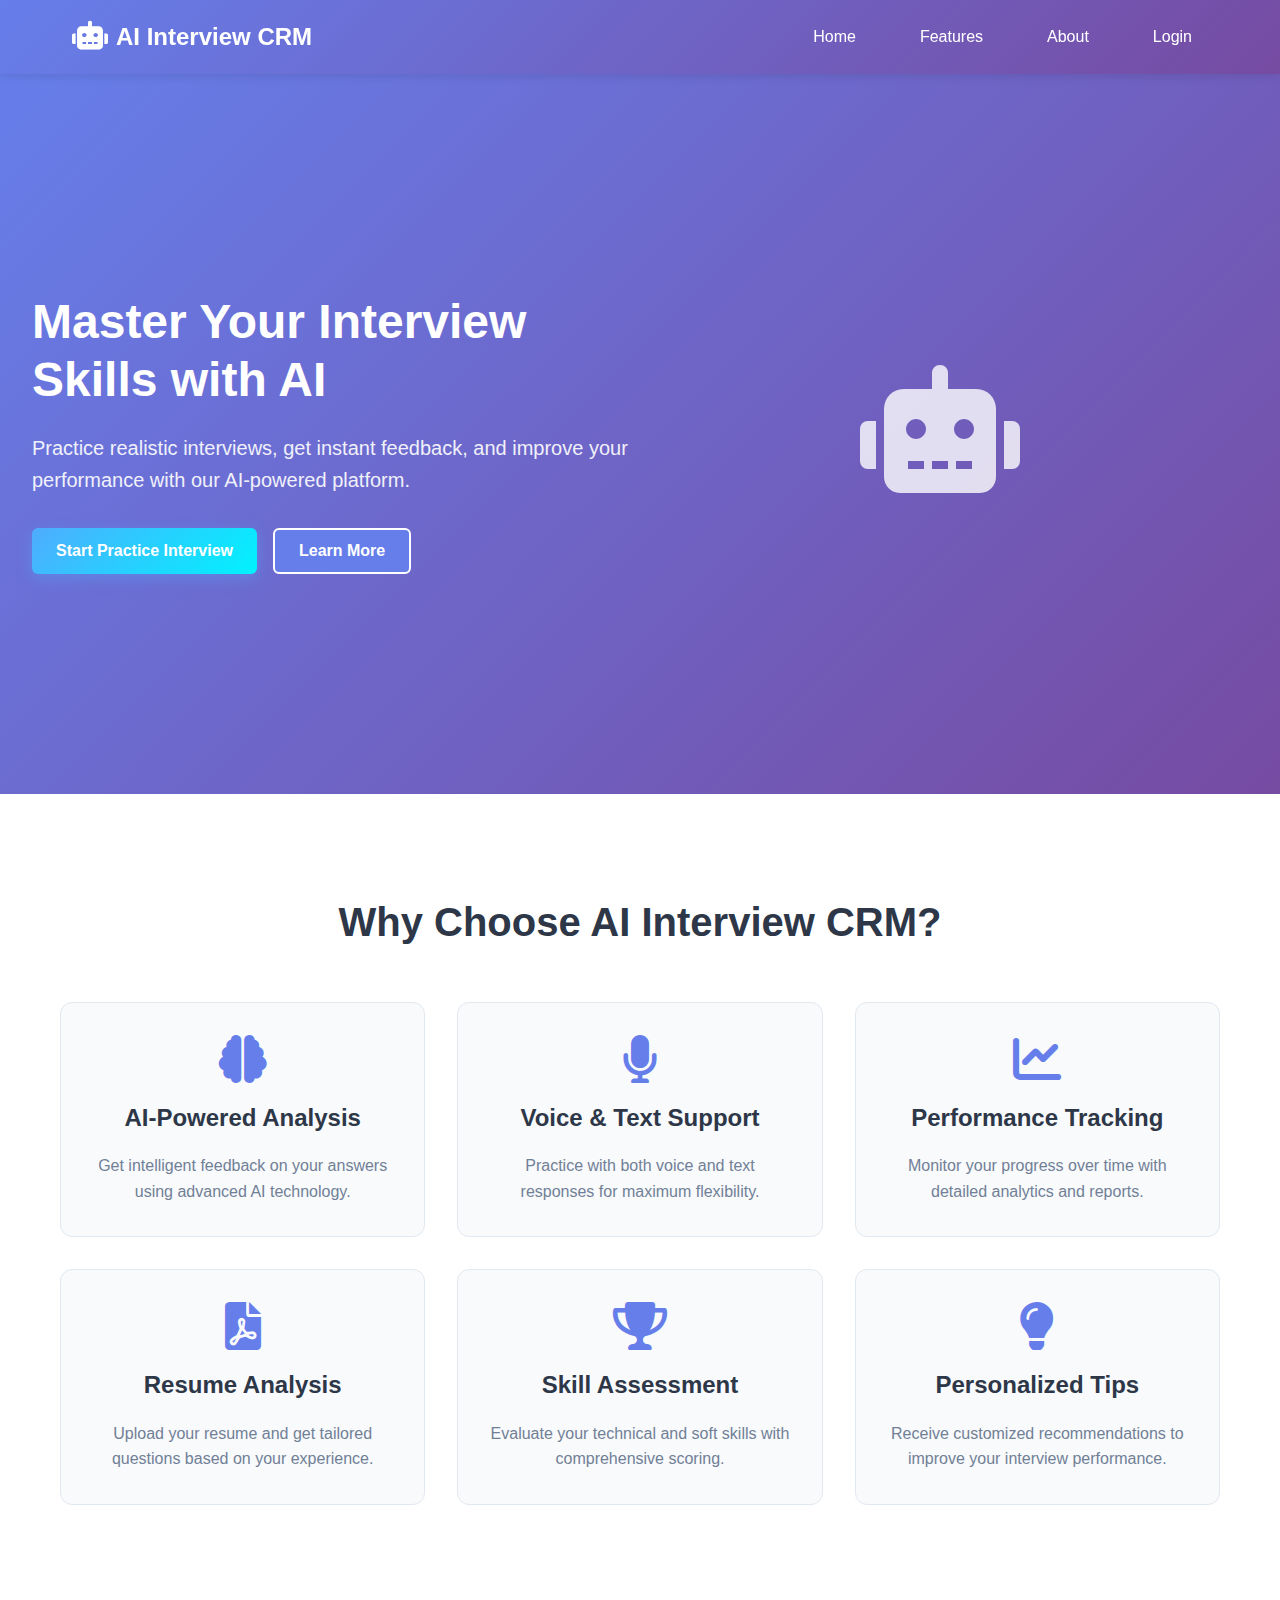
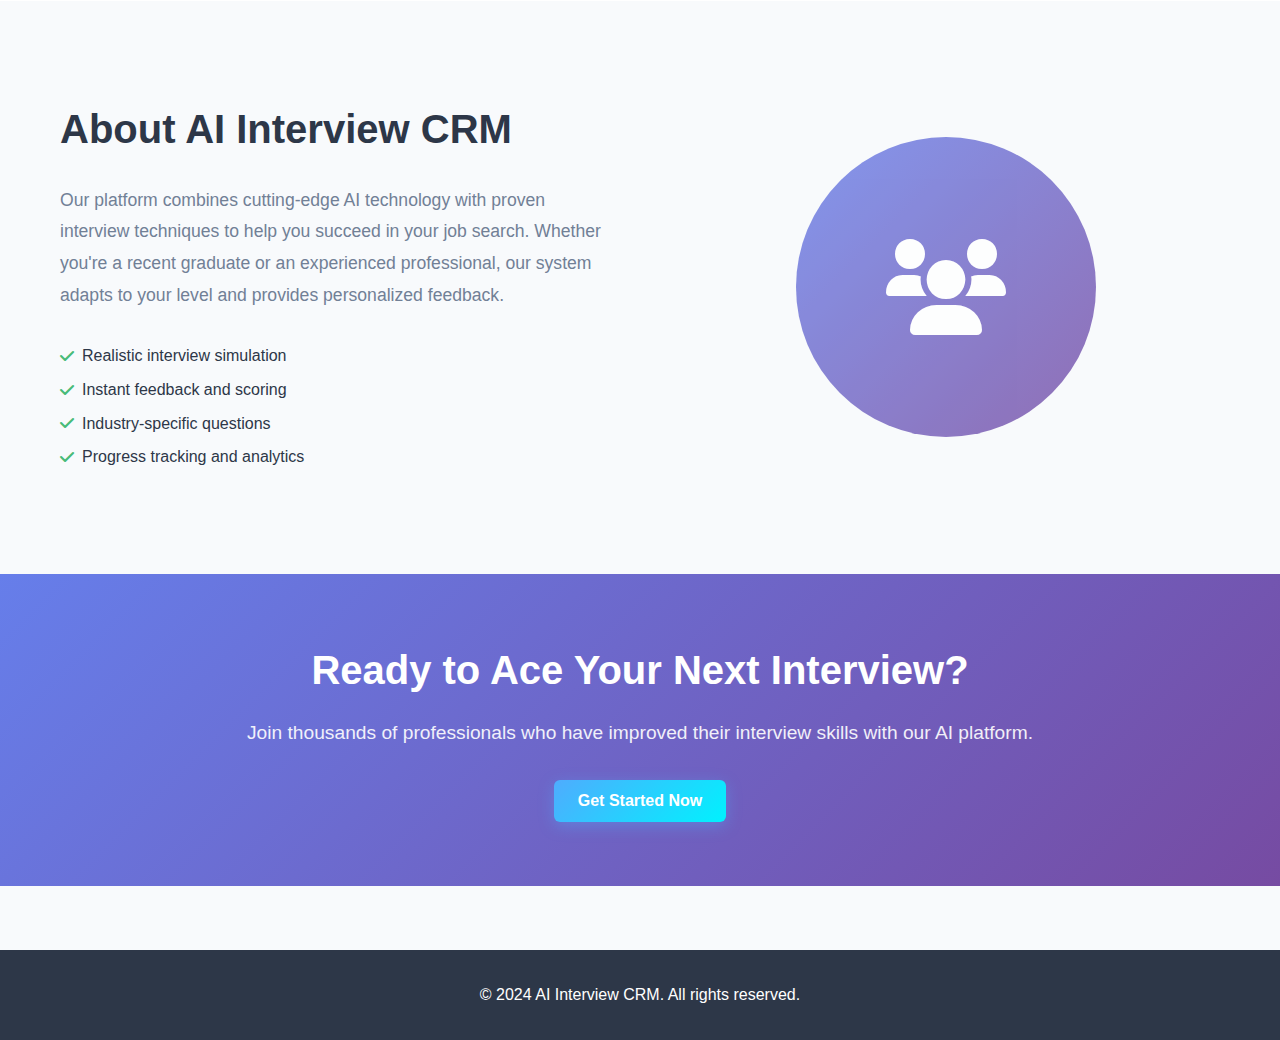
<file: templates/index.html>
<!doctype html>
<html lang="en">
  <head>
    <meta charset="UTF-8" />
    <meta name="viewport" content="width=device-width, initial-scale=1.0" />
    <title>AI Interview CRM - Home</title>
    <link rel="stylesheet" href="/static/css/styles.css" />
    <link
      href="https://cdnjs.cloudflare.com/ajax/libs/font-awesome/6.0.0/css/all.min.css"
      rel="stylesheet"
    />
  </head>
  <body>
    <nav class="navbar">
      <div class="nav-container">
        <div class="logo">
          <i class="fas fa-robot"></i>
          <span>AI Interview CRM</span>
        </div>
        <div class="nav-links" id="navLinks">
          <a href="#home">Home</a>
          <a href="#features">Features</a>
          <a href="#about">About</a>
          <a href="/dashboard" id="dashboardLink" style="display: none"
            >Dashboard</a
          >
          <a href="#" id="loginBtn">Login</a>
          <a href="#" id="logoutBtn" style="display: none">Logout</a>
        </div>
        <div class="hamburger" id="hamburger">
          <span></span>
          <span></span>
          <span></span>
        </div>
      </div>
    </nav>

    <main>
      <!-- Hero Section -->
      <section id="home" class="hero">
        <div class="hero-content">
          <h1>Master Your Interview Skills with AI</h1>
          <p>
            Practice realistic interviews, get instant feedback, and improve
            your performance with our AI-powered platform.
          </p>
          <div class="hero-buttons">
            <button class="btn btn-primary" id="startInterviewBtn">
              Start Practice Interview
            </button>
            <button class="btn btn-secondary" id="learnMoreBtn">
              Learn More
            </button>
          </div>
        </div>
        <div class="hero-animation">
          <div class="ai-avatar">
            <i class="fas fa-robot"></i>
          </div>
        </div>
      </section>

      <!-- Features Section -->
      <section id="features" class="features">
        <div class="container">
          <h2>Why Choose AI Interview CRM?</h2>
          <div class="features-grid">
            <div class="feature-card">
              <i class="fas fa-brain"></i>
              <h3>AI-Powered Analysis</h3>
              <p>
                Get intelligent feedback on your answers using advanced AI
                technology.
              </p>
            </div>
            <div class="feature-card">
              <i class="fas fa-microphone"></i>
              <h3>Voice & Text Support</h3>
              <p>
                Practice with both voice and text responses for maximum
                flexibility.
              </p>
            </div>
            <div class="feature-card">
              <i class="fas fa-chart-line"></i>
              <h3>Performance Tracking</h3>
              <p>
                Monitor your progress over time with detailed analytics and
                reports.
              </p>
            </div>
            <div class="feature-card">
              <i class="fas fa-file-pdf"></i>
              <h3>Resume Analysis</h3>
              <p>
                Upload your resume and get tailored questions based on your
                experience.
              </p>
            </div>
            <div class="feature-card">
              <i class="fas fa-trophy"></i>
              <h3>Skill Assessment</h3>
              <p>
                Evaluate your technical and soft skills with comprehensive
                scoring.
              </p>
            </div>
            <div class="feature-card">
              <i class="fas fa-lightbulb"></i>
              <h3>Personalized Tips</h3>
              <p>
                Receive customized recommendations to improve your interview
                performance.
              </p>
            </div>
          </div>
        </div>
      </section>

      <!-- About Section -->
      <section id="about" class="about">
        <div class="container">
          <div class="about-content">
            <div class="about-text">
              <h2>About AI Interview CRM</h2>
              <p>
                Our platform combines cutting-edge AI technology with proven
                interview techniques to help you succeed in your job search.
                Whether you're a recent graduate or an experienced professional,
                our system adapts to your level and provides personalized
                feedback.
              </p>
              <ul>
                <li>
                  <i class="fas fa-check"></i> Realistic interview simulation
                </li>
                <li>
                  <i class="fas fa-check"></i> Instant feedback and scoring
                </li>
                <li>
                  <i class="fas fa-check"></i> Industry-specific questions
                </li>
                <li>
                  <i class="fas fa-check"></i> Progress tracking and analytics
                </li>
              </ul>
            </div>
            <div class="about-image">
              <div class="image-placeholder">
                <i class="fas fa-users"></i>
              </div>
            </div>
          </div>
        </div>
      </section>

      <!-- CTA Section -->
      <section class="cta">
        <div class="container">
          <h2>Ready to Ace Your Next Interview?</h2>
          <p>
            Join thousands of professionals who have improved their interview
            skills with our AI platform.
          </p>
          <button class="btn btn-primary" id="getStartedBtn">
            Get Started Now
          </button>
        </div>
      </section>
    </main>

    <!-- Login Modal -->
    <div id="loginModal" class="modal">
      <div class="modal-content">
        <span class="close" id="closeModal">&times;</span>
        <div class="modal-header">
          <h2 id="modalTitle">Login</h2>
        </div>
        <div class="modal-body">
          <form id="authForm">
            <div class="form-group">
              <label for="email">Email:</label>
              <input type="email" id="email" name="email" required />
            </div>
            <div class="form-group">
              <label for="password">Password:</label>
              <input type="password" id="password" name="password" required />
            </div>
            <div class="form-group" id="nameGroup" style="display: none">
              <label for="fullName">Full Name:</label>
              <input type="text" id="fullName" name="fullName" />
            </div>
            <button type="submit" class="btn btn-primary" id="authSubmit">
              Login
            </button>
          </form>
          <div class="auth-switch">
            <p id="switchText">
              Don't have an account? <a href="#" id="switchMode">Sign up</a>
            </p>
          </div>
        </div>
      </div>
    </div>

    <!-- Loading Spinner -->
    <div id="loadingSpinner" class="loading-spinner" style="display: none">
      <div class="spinner"></div>
      <p>Loading...</p>
    </div>

    <!-- Footer -->
    <footer class="footer">
      <div class="container">
        <p>&copy; 2024 AI Interview CRM. All rights reserved.</p>
      </div>
    </footer>

    <script src="/static/js/main.js"></script>
  </body>
</html>
</file>
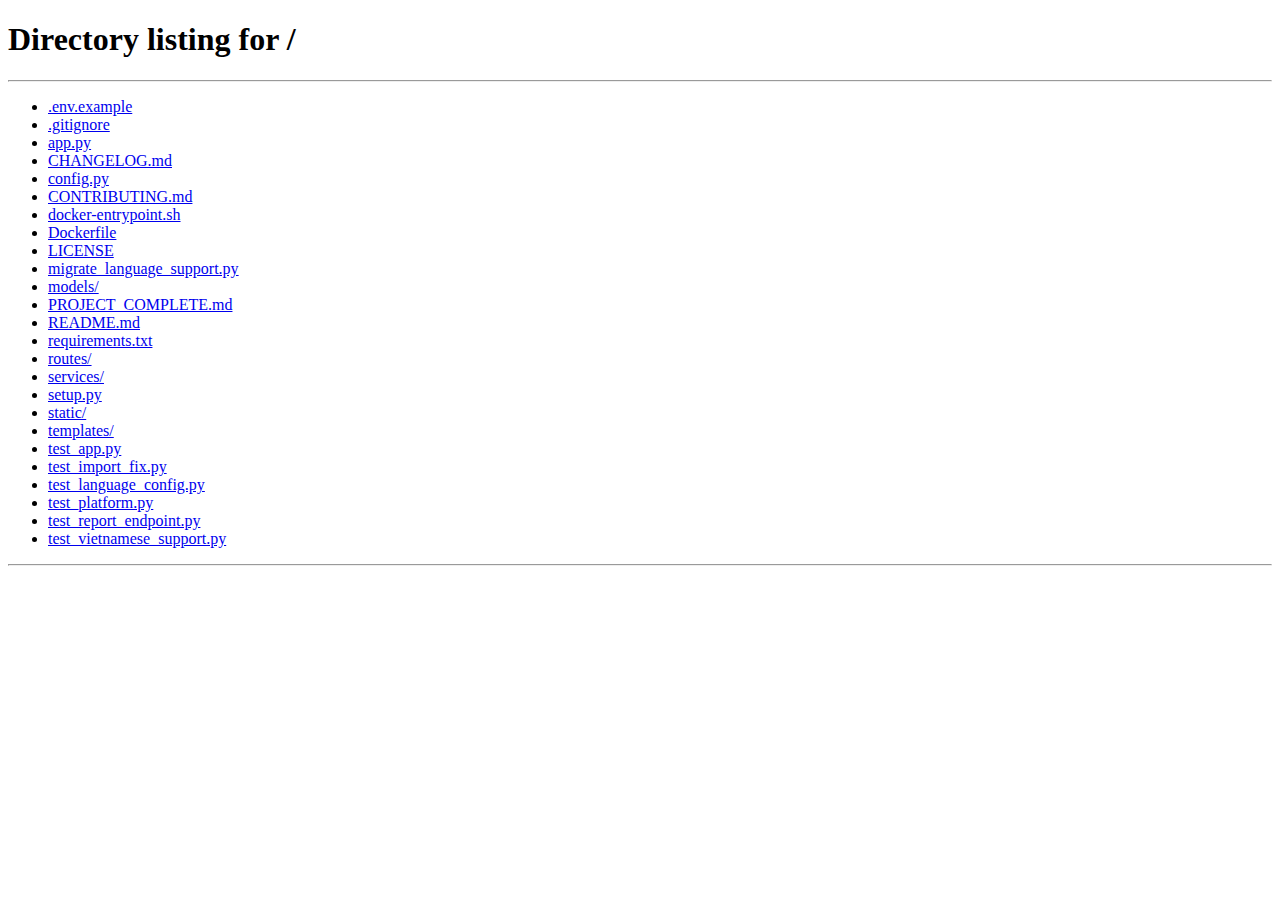
<file: templates/dashboard.html>
<!doctype html>
<html lang="en">
  <head>
    <meta charset="UTF-8" />
    <meta name="viewport" content="width=device-width, initial-scale=1.0" />
    <title>Dashboard - AI Interview CRM</title>
    <link rel="stylesheet" href="/static/css/styles.css" />
    <link
      href="https://cdnjs.cloudflare.com/ajax/libs/font-awesome/6.0.0/css/all.min.css"
      rel="stylesheet"
    />
  </head>
  <body>
    <nav class="navbar">
      <div class="nav-container">
        <div class="logo">
          <i class="fas fa-robot"></i>
          <span>AI Interview CRM</span>
        </div>
        <div class="nav-links">
          <a href="/">Home</a>
          <a href="/interview">New Interview</a>
          <a href="/dashboard" class="active">Dashboard</a>
          <a href="#" id="logoutBtn">Logout</a>
        </div>
      </div>
    </nav>

    <main class="dashboard-main">
      <div class="container">
        <div class="dashboard-header">
          <h1>Your Dashboard</h1>
          <p>Track your interview progress and improve your skills</p>
        </div>

        <!-- Stats Overview -->
        <div class="dashboard-grid">
          <div class="dashboard-card">
            <h3><i class="fas fa-clipboard-list"></i> Total Interviews</h3>
            <div class="stat-number" id="totalInterviews">0</div>
            <p>Practice sessions completed</p>
          </div>

          <div class="dashboard-card">
            <h3><i class="fas fa-check-circle"></i> Completed</h3>
            <div class="stat-number" id="completedInterviews">0</div>
            <p>Successfully finished</p>
          </div>

          <div class="dashboard-card">
            <h3><i class="fas fa-chart-line"></i> Average Score</h3>
            <div class="stat-number" id="averageScore">0/100</div>
            <p>Overall performance</p>
          </div>

          <div class="dashboard-card">
            <h3><i class="fas fa-trophy"></i> Progress</h3>
            <div class="stat-number" id="improvementTrend">Loading...</div>
            <p>Your improvement trend</p>
          </div>
        </div>

        <!-- Performance Chart -->
        <div class="dashboard-section">
          <div class="section-header">
            <h2>Performance Over Time</h2>
            <p>Track your improvement across interviews</p>
          </div>
          <div class="chart-container">
            <canvas id="performanceChart" width="400" height="200"></canvas>
          </div>
        </div>

        <!-- Skills Breakdown -->
        <div class="dashboard-section">
          <div class="section-header">
            <h2>Skills Assessment</h2>
            <p>Your strengths and areas for improvement</p>
          </div>
          <div class="skills-grid">
            <div class="skill-item">
              <div class="skill-info">
                <span class="skill-name">Technical Skills</span>
                <span class="skill-score" id="technicalScore">0/100</span>
              </div>
              <div class="progress-bar">
                <div
                  class="progress-fill"
                  id="technicalProgress"
                  style="width: 0%"
                ></div>
              </div>
            </div>

            <div class="skill-item">
              <div class="skill-info">
                <span class="skill-name">Communication</span>
                <span class="skill-score" id="communicationScore">0/100</span>
              </div>
              <div class="progress-bar">
                <div
                  class="progress-fill"
                  id="communicationProgress"
                  style="width: 0%"
                ></div>
              </div>
            </div>

            <div class="skill-item">
              <div class="skill-info">
                <span class="skill-name">Problem Solving</span>
                <span class="skill-score" id="problemSolvingScore">0/100</span>
              </div>
              <div class="progress-bar">
                <div
                  class="progress-fill"
                  id="problemSolvingProgress"
                  style="width: 0%"
                ></div>
              </div>
            </div>
          </div>
        </div>

        <!-- Recent Interviews -->
        <div class="dashboard-section">
          <div class="section-header">
            <h2>Recent Interviews</h2>
            <p>Your latest practice sessions</p>
          </div>
          <div class="recent-interviews" id="recentInterviews">
            <div class="loading-message">Loading recent interviews...</div>
          </div>
        </div>

        <!-- Quick Actions -->
        <div class="dashboard-section">
          <div class="section-header">
            <h2>Quick Actions</h2>
          </div>
          <div class="actions-grid">
            <a href="/interview" class="action-card">
              <i class="fas fa-plus-circle"></i>
              <h3>Start New Interview</h3>
              <p>Begin a new practice session</p>
            </a>

            <div class="action-card" onclick="viewAnalytics()">
              <i class="fas fa-chart-bar"></i>
              <h3>View Analytics</h3>
              <p>Detailed performance analysis</p>
            </div>

            <div class="action-card" onclick="downloadReports()">
              <i class="fas fa-download"></i>
              <h3>Download Reports</h3>
              <p>Get your interview reports</p>
            </div>

            <div class="action-card" onclick="updateProfile()">
              <i class="fas fa-user-edit"></i>
              <h3>Update Profile</h3>
              <p>Manage your account settings</p>
            </div>
          </div>
        </div>

        <!-- Recommendations -->
        <div class="dashboard-section">
          <div class="section-header">
            <h2>Personalized Recommendations</h2>
            <p>AI-generated suggestions to improve your performance</p>
          </div>
          <div class="recommendations" id="recommendations">
            <div class="recommendation-item">
              <i class="fas fa-lightbulb"></i>
              <div class="recommendation-content">
                <h4>Practice Technical Questions</h4>
                <p>
                  Focus on algorithm and data structure questions to improve
                  your technical score.
                </p>
              </div>
            </div>
            <div class="recommendation-item">
              <i class="fas fa-comments"></i>
              <div class="recommendation-content">
                <h4>Improve Communication</h4>
                <p>
                  Work on articulating your thoughts more clearly and concisely.
                </p>
              </div>
            </div>
            <!-- More recommendations will be loaded dynamically -->
          </div>
        </div>
      </div>
    </main>

    <!-- Analytics Modal -->
    <div id="analyticsModal" class="modal">
      <div class="modal-content">
        <span class="close" onclick="closeAnalyticsModal()">&times;</span>
        <div class="modal-header">
          <h2>Detailed Analytics</h2>
        </div>
        <div class="modal-body" id="analyticsContent">
          <div class="loading-message">Loading analytics...</div>
        </div>
      </div>
    </div>

    <!-- Loading Spinner -->
    <div id="loadingSpinner" class="loading-spinner" style="display: none">
      <div class="spinner"></div>
      <p>Loading...</p>
    </div>

    <!-- Custom Dashboard Styles -->
    <style>
      .dashboard-main {
        padding: 2rem 0;
        min-height: calc(100vh - 80px);
      }

      .dashboard-header {
        text-align: center;
        margin-bottom: 3rem;
      }

      .dashboard-header h1 {
        font-size: 2.5rem;
        color: #2d3748;
        margin-bottom: 0.5rem;
      }

      .dashboard-header p {
        color: #718096;
        font-size: 1.1rem;
      }

      .dashboard-section {
        margin: 3rem 0;
      }

      .section-header {
        margin-bottom: 2rem;
      }

      .section-header h2 {
        color: #2d3748;
        margin-bottom: 0.5rem;
      }

      .section-header p {
        color: #718096;
      }

      .chart-container {
        background: white;
        padding: 2rem;
        border-radius: 12px;
        box-shadow: 0 4px 12px rgba(0, 0, 0, 0.1);
        text-align: center;
      }

      .skills-grid {
        display: grid;
        gap: 1.5rem;
      }

      .skill-item {
        background: white;
        padding: 1.5rem;
        border-radius: 12px;
        box-shadow: 0 4px 12px rgba(0, 0, 0, 0.1);
      }

      .skill-info {
        display: flex;
        justify-content: space-between;
        align-items: center;
        margin-bottom: 1rem;
      }

      .skill-name {
        font-weight: 600;
        color: #2d3748;
      }

      .skill-score {
        font-weight: bold;
        color: #667eea;
      }

      .recent-interviews {
        background: white;
        border-radius: 12px;
        box-shadow: 0 4px 12px rgba(0, 0, 0, 0.1);
        overflow: hidden;
      }

      .interview-item {
        display: flex;
        justify-content: space-between;
        align-items: center;
        padding: 1rem 1.5rem;
        border-bottom: 1px solid #e2e8f0;
      }

      .interview-item:last-child {
        border-bottom: none;
      }

      .interview-date {
        color: #718096;
        font-size: 0.9rem;
      }

      .interview-score {
        font-weight: bold;
        color: #667eea;
      }

      .interview-status {
        padding: 0.25rem 0.5rem;
        border-radius: 4px;
        font-size: 0.8rem;
        font-weight: 600;
      }

      .interview-status.completed {
        background-color: #c6f6d5;
        color: #2f855a;
      }

      .interview-status.incomplete {
        background-color: #fed7d7;
        color: #c53030;
      }

      .actions-grid {
        display: grid;
        grid-template-columns: repeat(auto-fit, minmax(250px, 1fr));
        gap: 1.5rem;
      }

      .action-card {
        background: white;
        padding: 2rem;
        border-radius: 12px;
        box-shadow: 0 4px 12px rgba(0, 0, 0, 0.1);
        text-align: center;
        text-decoration: none;
        color: inherit;
        transition:
          transform 0.3s ease,
          box-shadow 0.3s ease;
        cursor: pointer;
      }

      .action-card:hover {
        transform: translateY(-5px);
        box-shadow: 0 8px 25px rgba(0, 0, 0, 0.15);
      }

      .action-card i {
        font-size: 3rem;
        color: #667eea;
        margin-bottom: 1rem;
      }

      .action-card h3 {
        color: #2d3748;
        margin-bottom: 0.5rem;
      }

      .action-card p {
        color: #718096;
        font-size: 0.9rem;
      }

      .recommendations {
        background: white;
        border-radius: 12px;
        box-shadow: 0 4px 12px rgba(0, 0, 0, 0.1);
        overflow: hidden;
      }

      .recommendation-item {
        display: flex;
        align-items: flex-start;
        padding: 1.5rem;
        border-bottom: 1px solid #e2e8f0;
      }

      .recommendation-item:last-child {
        border-bottom: none;
      }

      .recommendation-item i {
        font-size: 1.5rem;
        color: #667eea;
        margin-right: 1rem;
        margin-top: 0.25rem;
      }

      .recommendation-content h4 {
        color: #2d3748;
        margin-bottom: 0.5rem;
      }

      .recommendation-content p {
        color: #718096;
        line-height: 1.6;
      }

      .loading-message {
        text-align: center;
        padding: 2rem;
        color: #718096;
      }

      .navbar .nav-links a.active {
        background-color: rgba(255, 255, 255, 0.2);
        border-radius: 5px;
      }

      @media (max-width: 768px) {
        .dashboard-grid {
          grid-template-columns: repeat(2, 1fr);
        }

        .actions-grid {
          grid-template-columns: 1fr;
        }

        .interview-item {
          flex-direction: column;
          align-items: flex-start;
          gap: 0.5rem;
        }
      }

      @media (max-width: 480px) {
        .dashboard-grid {
          grid-template-columns: 1fr;
        }
      }
    </style>

    <script src="/static/js/main.js"></script>
    <script>
      // Dashboard specific functions
      function viewAnalytics() {
        loadDetailedAnalytics();
        document.getElementById("analyticsModal").style.display = "block";
      }

      function closeAnalyticsModal() {
        document.getElementById("analyticsModal").style.display = "none";
      }

      function downloadReports() {
        showNotification("Feature coming soon!", "info");
      }

      function updateProfile() {
        showNotification("Profile update feature coming soon!", "info");
      }

      async function loadDetailedAnalytics() {
        const token = localStorage.getItem("token");
        const analyticsContent = document.getElementById("analyticsContent");

        if (!token) return;

        try {
          const response = await fetch("/api/dashboard/analytics", {
            headers: {
              Authorization: `Bearer ${token}`,
            },
          });

          const data = await response.json();

          if (response.ok) {
            analyticsContent.innerHTML = `
                        <div class="analytics-summary">
                            <h3>Performance Analytics</h3>
                            <div class="analytics-stats">
                                <div class="stat">
                                    <span class="stat-label">Total Practice Time:</span>
                                    <span class="stat-value">${data.total_practice_time || 0} minutes</span>
                                </div>
                                <div class="stat">
                                    <span class="stat-label">Strongest Skill:</span>
                                    <span class="stat-value">${data.strongest_skill || "N/A"}</span>
                                </div>
                                <div class="stat">
                                    <span class="stat-label">Needs Focus:</span>
                                    <span class="stat-value">${data.weakest_skill || "N/A"}</span>
                                </div>
                            </div>
                            ${
                              data.recommendations &&
                              data.recommendations.length > 0
                                ? `
                                <div class="analytics-recommendations">
                                    <h4>Improvement Recommendations:</h4>
                                    <ul>
                                        ${data.recommendations.map((rec) => `<li>${rec}</li>`).join("")}
                                    </ul>
                                </div>
                            `
                                : ""
                            }
                        </div>
                    `;
          } else {
            analyticsContent.innerHTML =
              "<p>Failed to load analytics data.</p>";
          }
        } catch (error) {
          console.error("Analytics error:", error);
          analyticsContent.innerHTML = "<p>Error loading analytics data.</p>";
        }
      }

      // Initialize dashboard when page loads
      document.addEventListener("DOMContentLoaded", function () {
        if (!requireAuth()) return;

        // Load dashboard data
        loadDashboardData();

        // Update skills display
        setTimeout(updateSkillsDisplay, 1000);
      });

      function updateSkillsDisplay() {
        // This will be called after dashboard data is loaded
        const avgScores = window.dashboardData?.average_scores || {};

        updateSkillProgress("technical", avgScores.technical || 0);
        updateSkillProgress("communication", avgScores.communication || 0);
        updateSkillProgress("problem_solving", avgScores.problem_solving || 0);
      }

      function updateSkillProgress(skill, score) {
        const scoreElement = document.getElementById(`${skill}Score`);
        const progressElement = document.getElementById(`${skill}Progress`);

        if (scoreElement) scoreElement.textContent = `${score}/100`;
        if (progressElement) progressElement.style.width = `${score}%`;
      }

      // Override updateDashboard to store data globally
      const originalUpdateDashboard = window.updateDashboard;
      window.updateDashboard = function (data) {
        window.dashboardData = data;
        if (originalUpdateDashboard) {
          originalUpdateDashboard(data);
        }
        updateSkillsDisplay();
      };
    </script>
  </body>
</html>
</file>
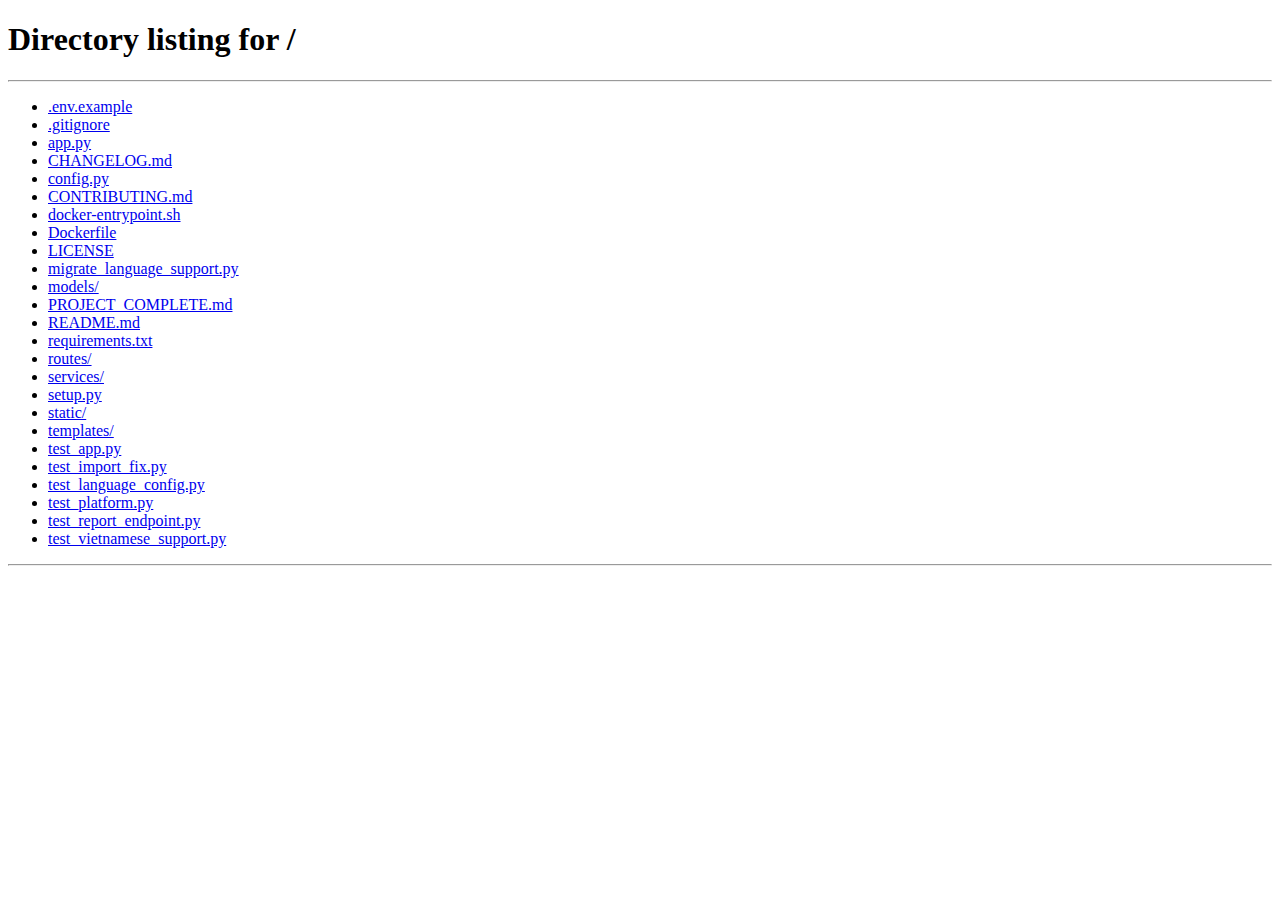
<file: templates/interview.html>
<!doctype html>
<html lang="en">
  <head>
    <meta charset="UTF-8" />
    <meta name="viewport" content="width=device-width, initial-scale=1.0" />
    <title>Mock Interview - AI Interview CRM</title>
    <link rel="stylesheet" href="/static/css/styles.css" />
    <link
      href="https://cdnjs.cloudflare.com/ajax/libs/font-awesome/6.0.0/css/all.min.css"
      rel="stylesheet"
    />
  </head>
  <body>
    <nav class="navbar">
      <div class="nav-container">
        <div class="logo">
          <i class="fas fa-robot"></i>
          <span>AI Interview CRM</span>
        </div>
        <div class="nav-links">
          <a href="/">Home</a>
          <a href="/dashboard">Dashboard</a>
          <a href="/interview" class="active">Interview</a>
          <a href="#" id="logoutBtn">Logout</a>
        </div>
      </div>
    </nav>

    <main class="interview-main">
      <div class="container">
        <!-- Progress Indicator -->
        <div class="progress-indicator">
          <div class="progress-step active" id="step1">
            <div class="step-number">1</div>
            <div class="step-label">Upload Resume</div>
          </div>
          <div class="progress-line"></div>
          <div class="progress-step" id="step2">
            <div class="step-number">2</div>
            <div class="step-label">Interview</div>
          </div>
          <div class="progress-line"></div>
          <div class="progress-step" id="step3">
            <div class="step-number">3</div>
            <div class="step-label">Results</div>
          </div>
        </div>

        <!-- Upload Section -->
        <div id="uploadSection" class="interview-section">
          <div class="section-header">
            <h1>Start Your Mock Interview</h1>
            <p>
              Upload your resume or enter your information to get personalized
              interview questions
            </p>
          </div>

          <!-- Language Selection -->
          <div class="language-selection">
            <h3><i class="fas fa-globe"></i> Interview Language</h3>
            <p>Choose your preferred language for the interview</p>
            <div class="language-options">
              <div class="language-option active" data-lang="en">
                <div class="language-flag">🇺🇸</div>
                <div class="language-info">
                  <div class="language-name">English</div>
                  <div class="language-native">English</div>
                </div>
              </div>
              <div class="language-option" data-lang="vi">
                <div class="language-flag">🇻🇳</div>
                <div class="language-info">
                  <div class="language-name">Vietnamese</div>
                  <div class="language-native">Tiếng Việt</div>
                </div>
              </div>
            </div>
          </div>

          <div class="upload-options">
            <div class="upload-option" id="fileOption">
              <i class="fas fa-file-pdf"></i>
              <h3>Upload PDF Resume</h3>
              <p>Select your resume file (PDF format)</p>
              <div id="fileSection" style="display: none">
                <input
                  type="file"
                  id="resumeFile"
                  class="file-input"
                  accept=".pdf"
                />
                <label for="resumeFile" class="file-input-label">
                  <i class="fas fa-upload"></i> Choose File
                </label>
                <div id="fileName" class="file-name"></div>
              </div>
            </div>

            <div class="upload-option" id="textOption">
              <i class="fas fa-keyboard"></i>
              <h3>Enter Resume Text</h3>
              <p>Paste or type your resume content</p>
              <div id="textSection" style="display: none">
                <textarea
                  id="resumeText"
                  placeholder="Paste your resume content here...

For example:
John Doe
Software Engineer
Email: john@example.com
Phone: (555) 123-4567

EXPERIENCE:
• Senior Software Engineer at Tech Corp (2020-Present)
• Full Stack Developer at StartupXYZ (2018-2020)

SKILLS:
• Programming: JavaScript, Python, Java
• Frameworks: React, Node.js, Django
• Databases: MySQL, MongoDB

EDUCATION:
• Bachelor of Computer Science, University XYZ (2018)

..."
                  rows="12"
                ></textarea>
              </div>
            </div>
          </div>

          <div class="upload-actions">
            <button id="submitResume" class="btn btn-primary" disabled>
              <i class="fas fa-arrow-right"></i> Process Resume & Start
              Interview
            </button>
          </div>
        </div>

        <!-- Interview Section -->
        <div
          id="interviewSection"
          class="interview-section"
          style="display: none"
        >
          <div class="interview-header">
            <div class="interview-progress">
              <div class="progress-bar-container">
                <div class="progress-bar" id="progressBar"></div>
              </div>
              <div class="question-counter">
                Question <span id="questionCounter">1 of 10</span>
              </div>
            </div>
          </div>

          <!-- Question Display -->
          <div class="question-display" id="questionDisplay">
            <h3>Loading question...</h3>
            <p>
              Please wait while we prepare your personalized interview question.
            </p>
          </div>

          <!-- Answer Input -->
          <div class="answer-input">
            <div class="input-tabs">
              <button class="tab-button active" data-tab="text">
                <i class="fas fa-keyboard"></i> Text Answer
              </button>
              <button class="tab-button" data-tab="audio">
                <i class="fas fa-microphone"></i> Voice Answer
              </button>
            </div>

            <!-- Text Tab -->
            <div id="textTab" class="tab-content active">
              <textarea
                id="textAnswer"
                placeholder="Type your answer here...

Tips:
• Be specific and provide examples
• Structure your response clearly
• Take your time to think before answering"
                rows="6"
              ></textarea>
              <div class="tab-actions">
                <button id="submitTextAnswer" class="btn btn-primary">
                  <i class="fas fa-paper-plane"></i> Submit Answer
                </button>
              </div>
            </div>

            <!-- Audio Tab -->
            <div id="audioTab" class="tab-content">
              <div class="audio-controls">
                <button id="recordBtn" class="record-button">
                  <i class="fas fa-microphone"></i>
                </button>
                <div class="audio-status" id="audioStatus">
                  Click record to start
                </div>
              </div>
              <audio
                id="audioPreview"
                controls
                style="display: none; width: 100%; margin: 1rem 0"
              ></audio>
              <div class="upload-audio-option">
                <input
                  type="file"
                  id="audioFile"
                  class="file-input"
                  accept="audio/*"
                />
                <label for="audioFile" class="file-input-label">
                  <i class="fas fa-upload"></i> Choose Audio File
                </label>
                <div id="audioFileName" class="file-name"></div>
              </div>
              <div class="tab-actions">
                <button id="submitAudioAnswer" class="btn btn-primary">
                  <i class="fas fa-paper-plane"></i> Submit Recording
                </button>
              </div>
            </div>
          </div>

          <!-- Evaluation Display -->
          <div
            id="evaluationDisplay"
            class="evaluation-display"
            style="display: none"
          >
            <!-- Evaluation content will be inserted here -->
          </div>
        </div>

        <!-- Instructions Panel -->
        <div class="instructions-panel">
          <h3><i class="fas fa-info-circle"></i> Interview Tips</h3>
          <ul>
            <li>
              <strong>Be Specific:</strong> Use concrete examples from your
              experience
            </li>
            <li>
              <strong>STAR Method:</strong> Situation, Task, Action, Result for
              behavioral questions
            </li>
            <li>
              <strong>Think Aloud:</strong> Explain your thought process for
              technical questions
            </li>
            <li>
              <strong>Stay Calm:</strong> Take your time to formulate clear
              responses
            </li>
            <li>
              <strong>Ask Questions:</strong> Show engagement by asking
              clarifying questions
            </li>
          </ul>
        </div>
      </div>
    </main>

    <!-- Loading Spinner -->
    <div id="loadingSpinner" class="loading-spinner" style="display: none">
      <div class="spinner"></div>
      <p>Processing...</p>
    </div>

    <!-- Interview Styles -->
    <style>
      .interview-main {
        padding: 2rem 0;
        min-height: calc(100vh - 80px);
      }

      .progress-indicator {
        display: flex;
        align-items: center;
        justify-content: center;
        margin: 2rem 0 3rem;
        max-width: 600px;
        margin-left: auto;
        margin-right: auto;
      }

      .progress-step {
        display: flex;
        flex-direction: column;
        align-items: center;
        text-align: center;
      }

      .step-number {
        width: 40px;
        height: 40px;
        border-radius: 50%;
        background-color: #e2e8f0;
        color: #718096;
        display: flex;
        align-items: center;
        justify-content: center;
        font-weight: bold;
        margin-bottom: 0.5rem;
        transition: all 0.3s ease;
      }

      .progress-step.active .step-number {
        background-color: #667eea;
        color: white;
      }

      .progress-step.completed .step-number {
        background-color: #48bb78;
        color: white;
      }

      .step-label {
        font-size: 0.9rem;
        color: #718096;
        font-weight: 500;
      }

      .progress-step.active .step-label {
        color: #667eea;
        font-weight: 600;
      }

      .progress-line {
        flex: 1;
        height: 2px;
        background-color: #e2e8f0;
        margin: 0 1rem;
        position: relative;
        top: -1rem;
      }

      .interview-section {
        background: white;
        border-radius: 16px;
        padding: 2rem;
        box-shadow: 0 4px 20px rgba(0, 0, 0, 0.1);
        margin-bottom: 2rem;
      }

      .section-header {
        text-align: center;
        margin-bottom: 3rem;
      }

      .section-header h1 {
        font-size: 2.5rem;
        color: #2d3748;
        margin-bottom: 1rem;
      }

      .section-header p {
        color: #718096;
        font-size: 1.1rem;
      }

      .upload-actions {
        text-align: center;
        margin-top: 2rem;
      }

      .interview-header {
        margin-bottom: 2rem;
      }

      .interview-progress {
        display: flex;
        justify-content: space-between;
        align-items: center;
        margin-bottom: 1rem;
      }

      .progress-bar-container {
        flex: 1;
        height: 8px;
        background-color: #e2e8f0;
        border-radius: 4px;
        margin-right: 1rem;
        overflow: hidden;
      }

      .progress-bar {
        height: 100%;
        background: linear-gradient(90deg, #667eea, #764ba2);
        width: 0%;
        transition: width 0.3s ease;
        border-radius: 4px;
      }

      .question-counter {
        font-weight: 600;
        color: #667eea;
        white-space: nowrap;
      }

      .file-name {
        margin-top: 1rem;
        padding: 0.5rem;
        background-color: #f7fafc;
        border-radius: 4px;
        color: #4a5568;
        font-size: 0.9rem;
      }

      .instructions-panel {
        background: linear-gradient(135deg, #667eea 0%, #764ba2 100%);
        color: white;
        padding: 2rem;
        border-radius: 16px;
        margin-top: 2rem;
      }

      .instructions-panel h3 {
        margin-bottom: 1rem;
        display: flex;
        align-items: center;
      }

      .instructions-panel h3 i {
        margin-right: 0.5rem;
      }

      .instructions-panel ul {
        list-style: none;
        padding: 0;
      }

      .instructions-panel li {
        margin-bottom: 0.75rem;
        padding-left: 1.5rem;
        position: relative;
        line-height: 1.5;
      }

      .instructions-panel li::before {
        content: "•";
        position: absolute;
        left: 0;
        color: #a78bfa;
        font-weight: bold;
        font-size: 1.2rem;
      }

      .navbar .nav-links a.active {
        background-color: rgba(255, 255, 255, 0.2);
        border-radius: 5px;
      }

      /* Responsive Design */
      @media (max-width: 768px) {
        .progress-indicator {
          margin: 1rem 0 2rem;
        }

        .step-label {
          font-size: 0.8rem;
        }

        .interview-section {
          padding: 1.5rem;
        }

        .section-header h1 {
          font-size: 2rem;
        }

        .interview-progress {
          flex-direction: column;
          gap: 1rem;
        }

        .progress-bar-container {
          margin-right: 0;
        }
      }

      @media (max-width: 480px) {
        .progress-indicator {
          flex-direction: column;
          gap: 1rem;
        }

        .progress-line {
          display: none;
        }

        .input-tabs {
          flex-direction: column;
        }

        .interview-section {
          padding: 1rem;
        }
      }

      /* Animation for evaluation display */
      .evaluation-display {
        animation: slideIn 0.5s ease;
      }

      @keyframes slideIn {
        from {
          opacity: 0;
          transform: translateY(20px);
        }
        to {
          opacity: 1;
          transform: translateY(0);
        }
      }

      /* Interview completion styles */
      .interview-complete {
        text-align: center;
        padding: 3rem 2rem;
      }

      .completion-animation {
        font-size: 4rem;
        color: #48bb78;
        margin-bottom: 2rem;
        animation: bounceIn 0.8s ease;
      }

      @keyframes bounceIn {
        0% {
          transform: scale(0);
        }
        50% {
          transform: scale(1.2);
        }
        100% {
          transform: scale(1);
        }
      }

      .interview-complete h2 {
        color: #2d3748;
        margin-bottom: 1rem;
        font-size: 2.5rem;
      }

      .final-score {
        margin: 2rem 0;
      }

      .final-score h3 {
        color: #2d3748;
        margin-top: 1rem;
      }

      .completion-actions {
        display: flex;
        gap: 1rem;
        justify-content: center;
        flex-wrap: wrap;
        margin-top: 2rem;
      }

      .completion-actions .btn {
        min-width: 150px;
      }
    </style>

    <script src="/static/js/main.js"></script>
    <script>
      // Initialize interview page
      document.addEventListener("DOMContentLoaded", function () {
        if (!requireAuth()) return;

        // Enable resume submission when option is selected
        const fileOption = document.getElementById("fileOption");
        const textOption = document.getElementById("textOption");
        const submitBtn = document.getElementById("submitResume");
        const fileInput = document.getElementById("resumeFile");
        const textArea = document.getElementById("resumeText");

        function checkSubmissionReady() {
          const hasFile = fileInput?.files?.length > 0;
          const hasText = textArea?.value?.trim().length > 10;

          if (submitBtn) {
            submitBtn.disabled = !(hasFile || hasText);
          }
        }

        // File input change
        fileInput?.addEventListener("change", checkSubmissionReady);
        textArea?.addEventListener("input", checkSubmissionReady);

        // Update progress steps
        function updateProgressStep(stepNumber) {
          const steps = document.querySelectorAll(".progress-step");
          steps.forEach((step, index) => {
            step.classList.remove("active", "completed");
            if (index + 1 === stepNumber) {
              step.classList.add("active");
            } else if (index + 1 < stepNumber) {
              step.classList.add("completed");
            }
          });
        }

        // Override hideUploadSection to update progress
        const originalHideUploadSection = window.hideUploadSection;
        window.hideUploadSection = function () {
          if (originalHideUploadSection) originalHideUploadSection();
          updateProgressStep(2);
        };

        // Override showInterviewComplete to update progress
        const originalShowInterviewComplete = window.showInterviewComplete;
        window.showInterviewComplete = function (data) {
          if (originalShowInterviewComplete)
            originalShowInterviewComplete(data);
          updateProgressStep(3);
        };
      });
    </script>
  </body>
</html>
</file>
<file: static/css/styles.css>
/* Global Styles */
* {
  margin: 0;
  padding: 0;
  box-sizing: border-box;
}

body {
  font-family: "Segoe UI", Tahoma, Geneva, Verdana, sans-serif;
  line-height: 1.6;
  background-color: #f8fafc;
  color: #2d3748;
}

.container {
  max-width: 1200px;
  margin: 0 auto;
  padding: 0 20px;
}

/* Navigation */
.navbar {
  background: linear-gradient(135deg, #667eea 0%, #764ba2 100%);
  box-shadow: 0 2px 10px rgba(0, 0, 0, 0.1);
  position: sticky;
  top: 0;
  z-index: 1000;
}

.nav-container {
  display: flex;
  justify-content: space-between;
  align-items: center;
  padding: 1rem 2rem;
  max-width: 1200px;
  margin: 0 auto;
}

.logo {
  display: flex;
  align-items: center;
  font-size: 1.5rem;
  font-weight: bold;
  color: white;
}

.logo i {
  margin-right: 0.5rem;
  font-size: 1.8rem;
}

.nav-links {
  display: flex;
  align-items: center;
  gap: 2rem;
}

.nav-links a {
  color: white;
  text-decoration: none;
  font-weight: 500;
  transition: all 0.3s ease;
  padding: 0.5rem 1rem;
  border-radius: 5px;
}

.nav-links a:hover {
  background-color: rgba(255, 255, 255, 0.1);
  transform: translateY(-2px);
}

.hamburger {
  display: none;
  flex-direction: column;
  cursor: pointer;
}

.hamburger span {
  width: 25px;
  height: 3px;
  background-color: white;
  margin: 3px 0;
  transition: 0.3s;
}

/* Hero Section */
.hero {
  background: linear-gradient(135deg, #667eea 0%, #764ba2 100%);
  color: white;
  padding: 4rem 2rem;
  display: flex;
  align-items: center;
  min-height: 80vh;
}

.hero-content {
  flex: 1;
  max-width: 600px;
}

.hero-content h1 {
  font-size: 3rem;
  font-weight: bold;
  margin-bottom: 1.5rem;
  line-height: 1.2;
}

.hero-content p {
  font-size: 1.25rem;
  margin-bottom: 2rem;
  opacity: 0.9;
}

.hero-buttons {
  display: flex;
  gap: 1rem;
  flex-wrap: wrap;
}

.hero-animation {
  flex: 1;
  display: flex;
  justify-content: center;
  align-items: center;
}

.ai-avatar {
  font-size: 8rem;
  animation: float 3s ease-in-out infinite;
  opacity: 0.8;
}

@keyframes float {
  0%,
  100% {
    transform: translateY(0px);
  }
  50% {
    transform: translateY(-20px);
  }
}

/* Buttons */
.btn {
  padding: 12px 24px;
  border: none;
  border-radius: 6px;
  font-size: 1rem;
  font-weight: 600;
  cursor: pointer;
  transition: all 0.3s ease;
  text-decoration: none;
  display: inline-block;
  text-align: center;
}

.btn-primary {
  background: linear-gradient(135deg, #4facfe 0%, #00f2fe 100%);
  color: white;
  box-shadow: 0 4px 15px rgba(79, 172, 254, 0.4);
}

.btn-primary:hover {
  transform: translateY(-2px);
  box-shadow: 0 6px 20px rgba(79, 172, 254, 0.6);
}

.btn-secondary {
  background: #667eea;
  color: white;
  border: 2px solid white;
}

.btn-secondary:hover {
  background: white;
  color: #667eea;
}

/* Features Section */
.features {
  padding: 6rem 2rem;
  background: white;
}

.features h2 {
  text-align: center;
  font-size: 2.5rem;
  margin-bottom: 3rem;
  color: #2d3748;
}

.features-grid {
  display: grid;
  grid-template-columns: repeat(auto-fit, minmax(300px, 1fr));
  gap: 2rem;
  max-width: 1200px;
  margin: 0 auto;
}

.feature-card {
  background: #f8fafc;
  padding: 2rem;
  border-radius: 12px;
  text-align: center;
  transition:
    transform 0.3s ease,
    box-shadow 0.3s ease;
  border: 1px solid #e2e8f0;
}

.feature-card:hover {
  transform: translateY(-5px);
  box-shadow: 0 10px 25px rgba(0, 0, 0, 0.1);
}

.feature-card i {
  font-size: 3rem;
  color: #667eea;
  margin-bottom: 1rem;
}

.feature-card h3 {
  font-size: 1.5rem;
  margin-bottom: 1rem;
  color: #2d3748;
}

.feature-card p {
  color: #718096;
  line-height: 1.6;
}

/* About Section */
.about {
  padding: 6rem 2rem;
  background: #f8fafc;
}

.about-content {
  display: grid;
  grid-template-columns: 1fr 1fr;
  gap: 4rem;
  align-items: center;
  max-width: 1200px;
  margin: 0 auto;
}

.about-text h2 {
  font-size: 2.5rem;
  margin-bottom: 1.5rem;
  color: #2d3748;
}

.about-text p {
  font-size: 1.1rem;
  margin-bottom: 2rem;
  color: #718096;
  line-height: 1.8;
}

.about-text ul {
  list-style: none;
}

.about-text li {
  margin-bottom: 0.5rem;
  display: flex;
  align-items: center;
}

.about-text li i {
  color: #48bb78;
  margin-right: 0.5rem;
}

.about-image {
  display: flex;
  justify-content: center;
}

.image-placeholder {
  width: 300px;
  height: 300px;
  background: linear-gradient(135deg, #667eea 0%, #764ba2 100%);
  border-radius: 50%;
  display: flex;
  align-items: center;
  justify-content: center;
  font-size: 6rem;
  color: white;
  opacity: 0.8;
}

/* CTA Section */
.cta {
  background: linear-gradient(135deg, #667eea 0%, #764ba2 100%);
  color: white;
  padding: 4rem 2rem;
  text-align: center;
}

.cta h2 {
  font-size: 2.5rem;
  margin-bottom: 1rem;
}

.cta p {
  font-size: 1.2rem;
  margin-bottom: 2rem;
  opacity: 0.9;
}

/* Modal Styles */
.modal {
  display: none;
  position: fixed;
  z-index: 2000;
  left: 0;
  top: 0;
  width: 100%;
  height: 100%;
  background-color: rgba(0, 0, 0, 0.5);
  backdrop-filter: blur(5px);
}

.modal-content {
  background-color: white;
  margin: 5% auto;
  padding: 0;
  border-radius: 12px;
  width: 90%;
  max-width: 500px;
  box-shadow: 0 20px 60px rgba(0, 0, 0, 0.3);
  animation: modalSlideIn 0.3s ease;
}

@keyframes modalSlideIn {
  from {
    transform: translateY(-50px);
    opacity: 0;
  }
  to {
    transform: translateY(0);
    opacity: 1;
  }
}

.modal-header {
  background: linear-gradient(135deg, #667eea 0%, #764ba2 100%);
  color: white;
  padding: 1.5rem 2rem;
  border-radius: 12px 12px 0 0;
  position: relative;
}

.modal-header h2 {
  margin: 0;
  font-size: 1.5rem;
}

.close {
  color: white;
  position: absolute;
  right: 1rem;
  top: 1rem;
  font-size: 2rem;
  font-weight: bold;
  cursor: pointer;
  transition: opacity 0.3s ease;
}

.close:hover {
  opacity: 0.7;
}

.modal-body {
  padding: 2rem;
}

/* Form Styles */
.form-group {
  margin-bottom: 1.5rem;
}

.form-group label {
  display: block;
  margin-bottom: 0.5rem;
  font-weight: 600;
  color: #2d3748;
}

.form-group input {
  width: 100%;
  padding: 12px;
  border: 2px solid #e2e8f0;
  border-radius: 6px;
  font-size: 1rem;
  transition: border-color 0.3s ease;
}

.form-group input:focus {
  outline: none;
  border-color: #667eea;
  box-shadow: 0 0 0 3px rgba(102, 126, 234, 0.1);
}

.auth-switch {
  text-align: center;
  margin-top: 1.5rem;
  padding-top: 1.5rem;
  border-top: 1px solid #e2e8f0;
}

.auth-switch a {
  color: #667eea;
  text-decoration: none;
  font-weight: 600;
}

.auth-switch a:hover {
  text-decoration: underline;
}

/* Loading Spinner */
.loading-spinner {
  position: fixed;
  top: 0;
  left: 0;
  width: 100%;
  height: 100%;
  background-color: rgba(255, 255, 255, 0.9);
  display: flex;
  flex-direction: column;
  justify-content: center;
  align-items: center;
  z-index: 3000;
}

.spinner {
  width: 40px;
  height: 40px;
  border: 4px solid #f3f3f3;
  border-top: 4px solid #667eea;
  border-radius: 50%;
  animation: spin 1s linear infinite;
}

@keyframes spin {
  0% {
    transform: rotate(0deg);
  }
  100% {
    transform: rotate(360deg);
  }
}

/* Interview Container Styles */
.interview-container {
  max-width: 900px;
  margin: 2rem auto;
  padding: 2rem;
  background: white;
  border-radius: 12px;
  box-shadow: 0 4px 20px rgba(0, 0, 0, 0.1);
}

/* Language Selection */
.language-selection {
  margin: 2rem 0;
  padding: 1.5rem;
  background: #f8fafc;
  border-radius: 12px;
  border: 1px solid #e2e8f0;
}

.language-selection h3 {
  color: #2d3748;
  margin-bottom: 0.5rem;
  display: flex;
  align-items: center;
  gap: 0.5rem;
}

.language-selection p {
  color: #718096;
  margin-bottom: 1rem;
}

.language-options {
  display: flex;
  gap: 1rem;
  flex-wrap: wrap;
}

.language-option {
  display: flex;
  align-items: center;
  gap: 1rem;
  padding: 1rem;
  border: 2px solid #e2e8f0;
  border-radius: 8px;
  background: white;
  cursor: pointer;
  transition: all 0.3s ease;
  min-width: 150px;
}

.language-option:hover {
  border-color: #667eea;
  background-color: #f8fafc;
}

.language-option.active {
  border-color: #667eea;
  background-color: #ebf4ff;
}

.language-flag {
  font-size: 2rem;
}

.language-info {
  display: flex;
  flex-direction: column;
}

.language-name {
  font-weight: 600;
  color: #2d3748;
}

.language-native {
  font-size: 0.9rem;
  color: #718096;
}

.upload-options {
  display: grid;
  grid-template-columns: repeat(auto-fit, minmax(300px, 1fr));
  gap: 2rem;
  margin: 2rem 0;
}

.upload-option {
  padding: 2rem;
  border: 2px dashed #e2e8f0;
  border-radius: 12px;
  text-align: center;
  transition: all 0.3s ease;
  cursor: pointer;
}

.upload-option:hover {
  border-color: #667eea;
  background-color: #f8fafc;
}

.upload-option.active {
  border-color: #667eea;
  background-color: #ebf4ff;
}

.upload-option i {
  font-size: 3rem;
  color: #667eea;
  margin-bottom: 1rem;
}

.upload-option h3 {
  margin-bottom: 1rem;
  color: #2d3748;
}

.file-input {
  display: none;
}

.file-input-label {
  display: inline-block;
  padding: 10px 20px;
  background-color: #667eea;
  color: white;
  border-radius: 6px;
  cursor: pointer;
  transition: background-color 0.3s ease;
}

.file-input-label:hover {
  background-color: #5a67d8;
}

textarea {
  width: 100%;
  padding: 12px;
  border: 2px solid #e2e8f0;
  border-radius: 6px;
  font-size: 1rem;
  resize: vertical;
  min-height: 120px;
  font-family: inherit;
}

textarea:focus {
  outline: none;
  border-color: #667eea;
  box-shadow: 0 0 0 3px rgba(102, 126, 234, 0.1);
}

/* Question Display */
.question-display {
  background: linear-gradient(135deg, #667eea 0%, #764ba2 100%);
  color: white;
  padding: 2rem;
  border-radius: 12px;
  margin: 2rem 0;
  text-align: center;
}

.question-display h3 {
  margin-bottom: 1rem;
  font-size: 1.5rem;
}

.question-display p {
  font-size: 1.1rem;
  line-height: 1.6;
}

/* Answer Input */
.answer-input {
  margin: 2rem 0;
}

.input-tabs {
  display: flex;
  margin-bottom: 1rem;
  border-radius: 6px;
  overflow: hidden;
  box-shadow: 0 2px 4px rgba(0, 0, 0, 0.1);
}

.tab-button {
  flex: 1;
  padding: 12px;
  background-color: #f7fafc;
  border: none;
  cursor: pointer;
  transition: all 0.3s ease;
  font-weight: 600;
}

.tab-button.active {
  background-color: #667eea;
  color: white;
}

.tab-content {
  display: none;
  padding: 1.5rem;
  border: 2px solid #e2e8f0;
  border-radius: 6px;
  margin-top: 1rem;
}

.tab-content.active {
  display: block;
}

/* Audio Recording */
.audio-controls {
  text-align: center;
  margin: 2rem 0;
}

.record-button {
  background-color: #e53e3e;
  color: white;
  border: none;
  border-radius: 50%;
  width: 80px;
  height: 80px;
  font-size: 2rem;
  cursor: pointer;
  transition: all 0.3s ease;
  margin: 0 1rem;
}

.record-button:hover {
  background-color: #c53030;
  transform: scale(1.1);
}

.record-button.recording {
  animation: pulse 1s infinite;
}

@keyframes pulse {
  0% {
    box-shadow: 0 0 0 0 rgba(229, 62, 62, 0.7);
  }
  70% {
    box-shadow: 0 0 0 10px rgba(229, 62, 62, 0);
  }
  100% {
    box-shadow: 0 0 0 0 rgba(229, 62, 62, 0);
  }
}

/* Evaluation Display */
.evaluation-display {
  background: white;
  border-radius: 12px;
  padding: 2rem;
  margin: 2rem 0;
  box-shadow: 0 4px 12px rgba(0, 0, 0, 0.1);
  border-left: 4px solid #667eea;
}

.score-display {
  text-align: center;
  margin-bottom: 2rem;
}

.score-circle {
  width: 120px;
  height: 120px;
  border-radius: 50%;
  background: conic-gradient(
    #48bb78 0deg,
    #48bb78 calc(var(--score) * 3.6deg),
    #e2e8f0 calc(var(--score) * 3.6deg)
  );
  display: flex;
  align-items: center;
  justify-content: center;
  margin: 0 auto 1rem;
  position: relative;
}

.score-circle::before {
  content: "";
  width: 90px;
  height: 90px;
  background: white;
  border-radius: 50%;
  position: absolute;
}

.score-text {
  font-size: 1.5rem;
  font-weight: bold;
  z-index: 1;
  color: #2d3748;
}

.feedback-section {
  margin: 1.5rem 0;
}

.feedback-section h4 {
  color: #2d3748;
  margin-bottom: 0.5rem;
  display: flex;
  align-items: center;
}

.feedback-section h4 i {
  margin-right: 0.5rem;
}

.feedback-list {
  list-style: none;
  padding-left: 1rem;
}

.feedback-list li {
  margin: 0.5rem 0;
  position: relative;
  padding-left: 1.5rem;
}

.feedback-list li::before {
  content: "•";
  color: #667eea;
  font-weight: bold;
  position: absolute;
  left: 0;
}

/* Dashboard Styles */
.dashboard-grid {
  display: grid;
  grid-template-columns: repeat(auto-fit, minmax(300px, 1fr));
  gap: 2rem;
  margin: 2rem 0;
}

.dashboard-card {
  background: white;
  padding: 2rem;
  border-radius: 12px;
  box-shadow: 0 4px 12px rgba(0, 0, 0, 0.1);
  border-top: 4px solid #667eea;
}

.dashboard-card h3 {
  color: #2d3748;
  margin-bottom: 1rem;
  display: flex;
  align-items: center;
}

.dashboard-card h3 i {
  margin-right: 0.5rem;
  color: #667eea;
}

.stat-number {
  font-size: 2.5rem;
  font-weight: bold;
  color: #667eea;
  margin: 0.5rem 0;
}

.progress-bar {
  width: 100%;
  height: 10px;
  background-color: #e2e8f0;
  border-radius: 5px;
  overflow: hidden;
  margin: 1rem 0;
}

.progress-fill {
  height: 100%;
  background: linear-gradient(90deg, #667eea, #764ba2);
  transition: width 0.3s ease;
}

/* Footer */
.footer {
  background-color: #2d3748;
  color: white;
  text-align: center;
  padding: 2rem;
  margin-top: 4rem;
}

/* Responsive Design */
@media (max-width: 768px) {
  .hamburger {
    display: flex;
  }

  .nav-links {
    display: none;
    position: absolute;
    top: 100%;
    left: 0;
    width: 100%;
    background: linear-gradient(135deg, #667eea 0%, #764ba2 100%);
    flex-direction: column;
    padding: 1rem 0;
  }

  .nav-links.active {
    display: flex;
  }

  .hero {
    flex-direction: column;
    text-align: center;
    padding: 3rem 1rem;
  }

  .hero-content h1 {
    font-size: 2.5rem;
  }

  .hero-buttons {
    justify-content: center;
  }

  .about-content {
    grid-template-columns: 1fr;
    gap: 2rem;
  }

  .features-grid {
    grid-template-columns: 1fr;
  }

  .upload-options {
    grid-template-columns: 1fr;
  }

  .input-tabs {
    flex-direction: column;
  }

  .dashboard-grid {
    grid-template-columns: 1fr;
  }
}

@media (max-width: 480px) {
  .hero-content h1 {
    font-size: 2rem;
  }

  .hero-buttons {
    flex-direction: column;
    align-items: center;
  }

  .btn {
    width: 100%;
    max-width: 300px;
  }

  .modal-content {
    margin: 10% auto;
    width: 95%;
  }

  .container {
    padding: 0 15px;
  }
}

/* Utility Classes */
.text-center {
  text-align: center;
}
.text-left {
  text-align: left;
}
.text-right {
  text-align: right;
}

.mb-1 {
  margin-bottom: 0.5rem;
}
.mb-2 {
  margin-bottom: 1rem;
}
.mb-3 {
  margin-bottom: 1.5rem;
}
.mb-4 {
  margin-bottom: 2rem;
}

.mt-1 {
  margin-top: 0.5rem;
}
.mt-2 {
  margin-top: 1rem;
}
.mt-3 {
  margin-top: 1.5rem;
}
.mt-4 {
  margin-top: 2rem;
}

.hidden {
  display: none;
}
.visible {
  display: block;
}
</file>
